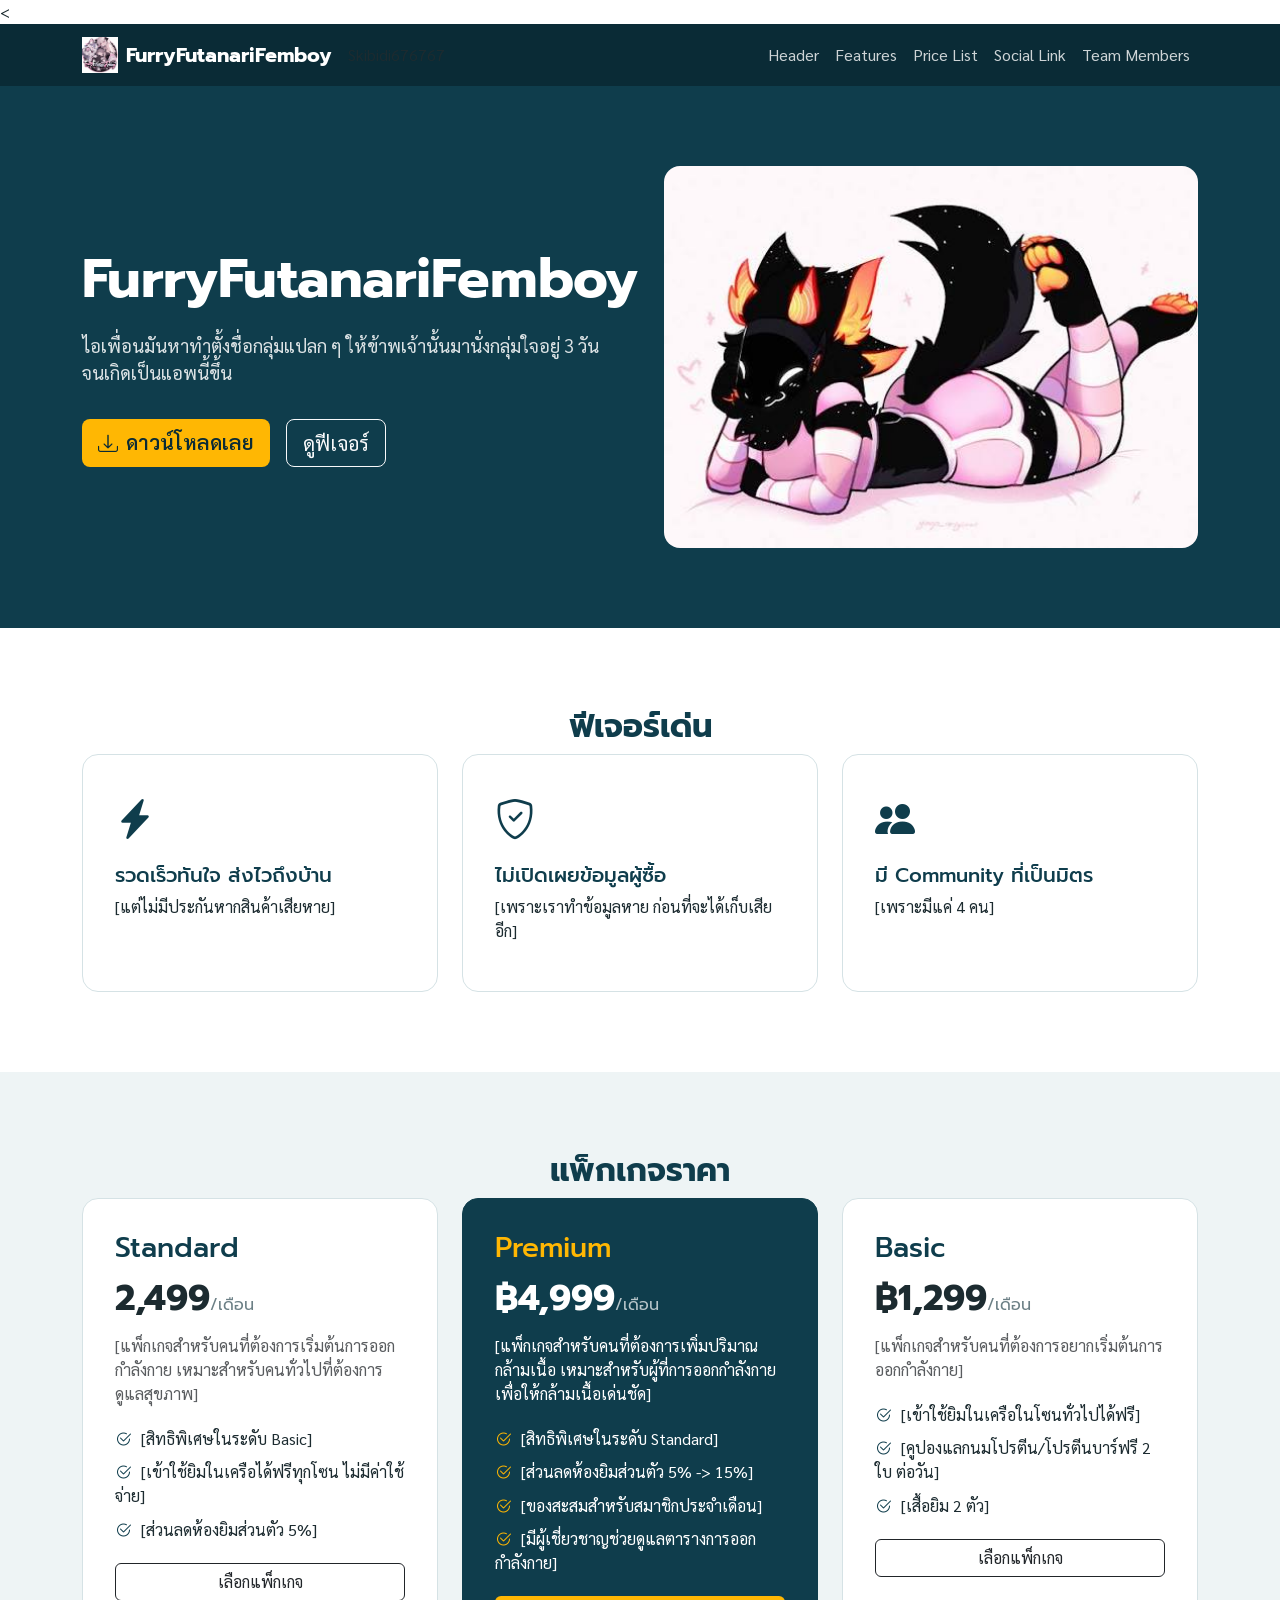
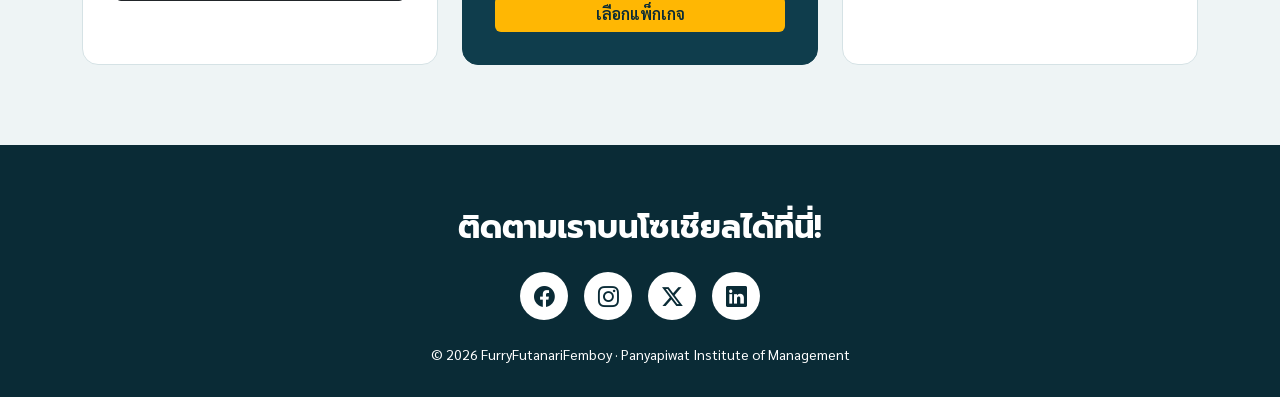
<file: index.html>
<!DOCTYPE html>
<html lang="th">
<head>
  <meta charset="UTF-8">
  
  <meta name="viewport" content="width=device-width, initial-scale=1">
  <title> FurryFutanariFemboy | Landing Page</title>

  <
  <link href="https://cdn.jsdelivr.net/npm/bootstrap@5.3.3/dist/css/bootstrap.min.css" rel="stylesheet">
  <link href="https://cdn.jsdelivr.net/npm/bootstrap-icons@1.11.3/font/bootstrap-icons.css" rel="stylesheet">
  <link href="https://fonts.googleapis.com/css2?family=Prompt:wght@500;700&family=Sarabun:wght@400;600&display=swap" rel="stylesheet">

  
  <link href="style.css" rel="stylesheet">
</head>
<body>

  <!-- ===================== 1) NAVBAR ===================== -->
  <!-- href="#id" คือ Anchor Link: กดแล้วเลื่อนไปที่ section ที่มี id ตรงกัน -->
  <nav class="navbar navbar-expand-lg sticky-top app-nav">
    <div class="container">
      <a class="navbar-brand d-flex align-items-center gap-2" href="#header">
        <img src="FFF.jpg" alt="โลโก้" width="36" height="36"
             onerror="this.style.display='none'">
        <span>FurryFutanariFemboy</span>
      </a>

     Skibidi676767
      <button class="navbar-toggler" type="button" data-bs-toggle="collapse"
              data-bs-target="#mainMenu" aria-controls="mainMenu"
              aria-expanded="false" aria-label="เปิดเมนู">
        <span class="navbar-toggler-icon"></span>
      </button>

      <div class="collapse navbar-collapse" id="mainMenu">
        <ul class="navbar-nav ms-auto">
          <li class="nav-item"><a class="nav-link" href="#header">Header</a></li>
          <li class="nav-item"><a class="nav-link" href="#features">Features</a></li>
          <li class="nav-item"><a class="nav-link" href="#pricing">Price List</a></li>
          <li class="nav-item"><a class="nav-link" href="#social">Social Link</a></li>
          <li class="nav-item"><a class="nav-link" href="about.html">Team Members</a></li>
        </ul>
      </div>
    </div>
  </nav>

  
  <header id="header" class="hero">
    <div class="container">
      <div class="row align-items-center g-5">

        <div class="col-12 col-lg-6">
          <h1 class="hero-title"> FurryFutanariFemboy </h1>
          <p class="hero-lead">
  
            ไอเพื่อนมันหาทำตั้งชื่อกลุ่มแปลก ๆ ให้ข้าพเจ้านั้นมานั่งกลุ่มใจอยู่ 3 วัน จนเกิดเป็นแอพนี้ขึ้น
          </p>
          <div class="d-flex flex-wrap gap-3">
          
            <a href="https://www.youtube.com/watch?v=dQw4w9WgXcQ&pp=ygUOcmljayByb2xsIHNvbmc%3D" class="btn btn-accent btn-lg"><i class="bi bi-download me-2"></i>ดาวน์โหลดเลย</a>
            <a href="#features" class="btn btn-outline-light btn-lg">ดูฟีเจอร์</a>
          </div>
        </div>

        <div class="col-12 col-lg-6 text-center">
          <img src="idk.jpg" class="img-fluid hero-img" alt="ภาพตัวอย่างแอปพลิเคชัน" width="550" height="450">
        </div>

      </div>
    </div>
  </header>

 
  <section id="features" class="section">
    <div class="container">
      <h2 class="section-title text-center">ฟีเจอร์เด่น</h2>

      <div class="row g-4">

        
        <div class="col-12 col-lg-4">
          <div class="feature-card h-100">
            <i class="bi bi-lightning-charge-fill feature-icon"></i>
            <h3>รวดเร็วทันใจ ส่งไวถึงบ้าน</h3>
            <p>[แต่ไม่มีประกันหากสินค้าเสียหาย]</p>
          </div>
        </div>

        <div class="col-12 col-lg-4">
          <div class="feature-card h-100">
            <i class="bi bi-shield-check feature-icon"></i>
            <h3>ไม่เปิดเผยข้อมูลผู้ซื้อ</h3>
            <p>[เพราะเราทำข้อมูลหาย ก่อนที่จะได้เก็บเสียอีก]</p>
          </div>
        </div>
        

        <div class="col-12 col-lg-4">
          <div class="feature-card h-100">
            <i class="bi bi-people-fill feature-icon"></i>
            <h3>มี Community ที่เป็นมิตร</h3>
            <p>[เพราะมีแค่ 4 คน]</p>
          </div>
        </div>
      </div>
    </div>
  </section>

  
  <section id="pricing" class="section section-alt">
    <div class="container">
      <h2 class="section-title text-center">แพ็กเกจราคา</h2>

      <div class="row g-4 justify-content-center">

        <div class="col-12 col-md-6 col-lg-4">
          <div class="price-card h-100">
            <h3>Standard</h3>
            <p class="price">2,499<small>/เดือน</small></p>
            <p class="text-muted">[แพ็กเกจสำหรับคนที่ต้องการเริ่มต้นการออกกำลังกาย เหมาะสำหรับคนทั่วไปที่ต้องการดูแลสุขภาพ]</p>
            <ul class="list-unstyled">
              <li><i class="bi bi-check2-circle"></i> [สิทธิพิเศษในระดับ Basic]</li>
              <li><i class="bi bi-check2-circle"></i> [เข้าใช้ยิมในเครือได้ฟรีทุกโซน ไม่มีค่าใช้จ่าย]</li>
              <li><i class="bi bi-check2-circle"></i> [ส่วนลดห้องยิมส่วนตัว 5%]</li>
            </ul>
            <a href="#" class="btn btn-outline-dark w-100">เลือกแพ็กเกจ</a>
          </div>
        </div>

        <div class="col-12 col-md-6 col-lg-4">
         
          <div class="price-card featured h-100">
            <h3>Premium</h3>
            <p class="price">฿4,999<small>/เดือน</small></p>
            <p>[แพ็กเกจสำหรับคนที่ต้องการเพิ่มปริมาณกล้ามเนื้อ เหมาะสำหรับผู้ที่การออกกำลังกายเพื่อให้กล้ามเนื้อเด่นชัด]</p>
            <ul class="list-unstyled">
              <li><i class="bi bi-check2-circle"></i> [สิทธิพิเศษในระดับ Standard]</li>
              <li><i class="bi bi-check2-circle"></i> [ส่วนลดห้องยิมส่วนตัว 5% -> 15%]</li>
              <li><i class="bi bi-check2-circle"></i> [ของสะสมสำหรับสมาชิกประจำเดือน]</li>
              <li><i class="bi bi-check2-circle"></i> [มีผู้เชี่ยวชาญช่วยดูแลตารางการออกกำลังกาย]</li>
            </ul>
            <a href="https://youtu.be/fC7oUOUEEi4?si=dQS4acJzofVLMzkk" class="btn btn-accent w-100">เลือกแพ็กเกจ</a>
          </div>
        </div>

        <div class="col-12 col-md-6 col-lg-4">
          <div class="price-card h-100">
            <h3>Basic</h3>
            <p class="price">฿1,299<small>/เดือน</small></p>
            <p class="text-muted">[แพ็กเกจสำหรับคนที่ต้องการอยากเริ่มต้นการออกกำลังกาย]</p>
            <ul class="list-unstyled">
              <li><i class="bi bi-check2-circle"></i> [เข้าใช้ยิมในเครือในโซนทั่วไปได้ฟรี]</li>
              <li><i class="bi bi-check2-circle"></i> [คูปองแลกนมโปรตีน/โปรตีนบาร์ฟรี 2 ใบ ต่อวัน]</li>
              <li><i class="bi bi-check2-circle"></i> [เสื้อยิม 2 ตัว]</li>
            </ul>
            <a href="#" class="btn btn-outline-dark w-100">เลือกแพ็กเกจ</a>
          </div>
        </div>

      </div>
    </div>
  </section>

 
  <footer id="social" class="social-section text-center">
    <div class="container">
      <h2 class="section-title">ติดตามเราบนโซเชียลได้ที่นี่!</h2>
      <div class="d-flex justify-content-center gap-3 my-4">
        
        <a href="https://www.facebook.com/" target="_blank" rel="noopener" class="social-btn" aria-label="Facebook"><i class="bi bi-facebook"></i></a>
        <a href="https://www.instagram.com/" target="_blank" rel="noopener" class="social-btn" aria-label="Instagram"><i class="bi bi-instagram"></i></a>
        <a href="https://twitter.com/" target="_blank" rel="noopener" class="social-btn" aria-label="Twitter"><i class="bi bi-twitter-x"></i></a>
        <a href="https://www.linkedin.com/" target="_blank" rel="noopener" class="social-btn" aria-label="LinkedIn"><i class="bi bi-linkedin"></i></a>
      </div>
      <p class="mb-0 small">© 2026 FurryFutanariFemboy · Panyapiwat Institute of Management</p>
    </div>
  </footer>


  <script src="https://cdn.jsdelivr.net/npm/bootstrap@5.3.3/dist/js/bootstrap.bundle.min.js"></script>
</body>
</html>
</file>
<file: style.css>
/* ========== 1) ตัวแปรสี (เปลี่ยนธีมทั้งเว็บได้ที่นี่ที่เดียว) ========== */
:root {
  --ink: #0f3d4c;        /* สีหลัก: น้ำเงินเขียวเข้ม */
  --ink-dark: #0a2b36;
  --accent: #ffb703;     /* สีเน้น: เหลืองอำพัน ใช้กับปุ่มสำคัญ */
  --paper: #ffffff;
  --mist: #eef4f5;       /* พื้นหลังสลับสี */
  --text: #1c2b30;
}

/* ========== 2) พื้นฐาน ========== */
html { scroll-behavior: smooth; scroll-padding-top: 72px; } /* เลื่อนนุ่ม + กัน navbar บังหัวข้อ */
body { font-family: "Sarabun", sans-serif; color: var(--text); }
h1, h2, h3, .navbar-brand { font-family: "Prompt", sans-serif; }

.section { padding: 5rem 0; }
.section-alt { background: var(--mist); }
.section-title { font-weight: 700; color: var(--ink); }
.section-sub { max-width: 40rem; margin-bottom: 3rem; color: #4d6269; }

/* ========== 3) Navbar ========== */
.app-nav { background: var(--ink-dark); }
.app-nav .navbar-brand { color: #fff; font-weight: 700; }
.app-nav .nav-link { color: rgba(255,255,255,.8); }
.app-nav .nav-link:hover,
.app-nav .nav-link.active { color: var(--accent); }
.app-nav .navbar-toggler { border-color: rgba(255,255,255,.5); }
.app-nav .navbar-toggler-icon { filter: invert(1); } /* ทำไอคอน hamburger เป็นสีขาว */

/* ========== 4) Header / Hero ========== */
.hero { background: var(--ink); color: #fff; padding: 5rem 0; }
.hero-title { font-size: clamp(2rem, 5vw, 3.4rem); font-weight: 700; line-height: 1.2; }
.hero-lead { font-size: 1.15rem; margin: 1.25rem 0 2rem; color: rgba(255,255,255,.85); max-width: 34rem; }
.hero-img { border-radius: 1rem; }

/* ปุ่มสีเน้น (สร้างเองเพราะ Bootstrap ไม่มีสีนี้) */
.btn-accent { background: var(--accent); color: var(--ink-dark); font-weight: 600; border: 0; }
.btn-accent:hover { background: #ffc93c; color: var(--ink-dark); }

/* ========== 5) Features ========== */
.feature-card { background: var(--paper); border: 1px solid #d5e2e5; border-radius: 1rem; padding: 2rem; }
.feature-icon { font-size: 2.5rem; color: var(--ink); }
.feature-card h3 { font-size: 1.25rem; margin: 1rem 0 .5rem; color: var(--ink); }

/* ========== 6) Price List ========== */
.price-card { background: var(--paper); border: 1px solid #d5e2e5; border-radius: 1rem; padding: 2rem; }
.price-card h3 { color: var(--ink); }
.price { font-family: "Prompt", sans-serif; font-size: 2.2rem; font-weight: 700; margin: .5rem 0; }
.price small { font-size: 1rem; font-weight: 400; color: #6b7f85; }
.price-card li { padding: .3rem 0; }
.price-card li .bi { color: var(--ink); margin-right: .4rem; }
.price-card.featured { background: var(--ink); color: #fff; border-color: var(--ink); }
.price-card.featured h3, .price-card.featured li .bi { color: var(--accent); }
.price-card.featured .price small { color: rgba(255,255,255,.7); }

/* ========== 7) Social Link ========== */
.social-section { background: var(--ink-dark); color: #fff; padding: 4rem 0 2rem; }
.social-section .section-title { color: #fff; }
.social-btn {
  width: 48px; height: 48px; border-radius: 50%;
  display: inline-flex; align-items: center; justify-content: center;
  background: #fff; color: var(--ink-dark); font-size: 1.3rem; text-decoration: none;
}
.social-btn:hover { background: var(--accent); }

/* ========== 8) หน้า About / Team ========== */
.about-intro { padding-bottom: 1rem; }
.member-card { background: var(--paper); border-radius: 1rem; padding: 2rem 1.5rem; border: 1px solid #d5e2e5; }
.member-photo { width: 160px; height: 160px; object-fit: cover; border-radius: 50%; margin-bottom: 1rem; }
.member-card h3 { font-size: 1.15rem; color: var(--ink); }
.member-role { color: #5b7078; }

/* ให้เห็นกรอบโฟกัสชัดเจนเวลากด Tab ด้วยคีย์บอร์ด */
a:focus-visible, button:focus-visible { outline: 3px solid var(--accent); outline-offset: 2px; }
</file>
